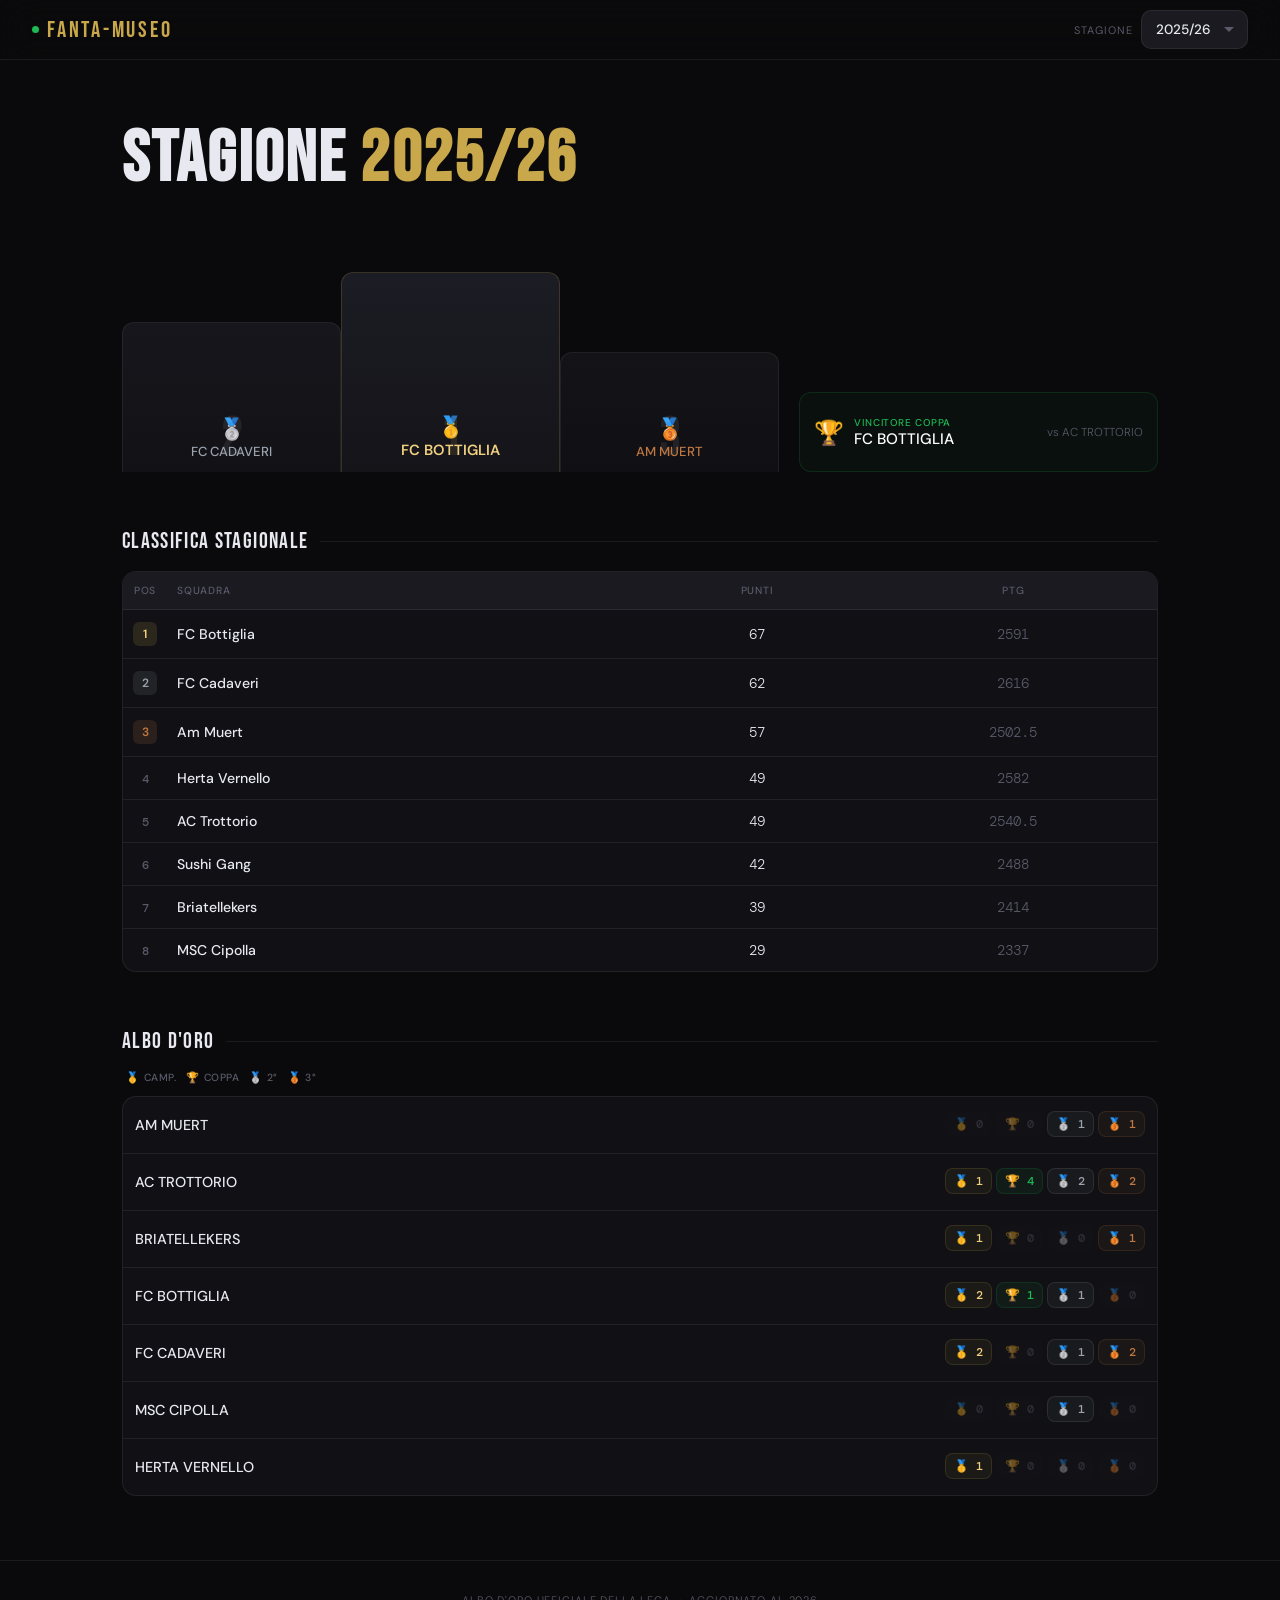
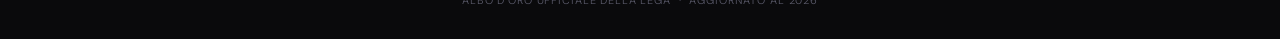
<file: index.html>
<!DOCTYPE html>
<html lang="it">
<head>
    <meta charset="UTF-8">
    <meta name="viewport" content="width=device-width, initial-scale=1.0">
    <title>Fanta-Museo</title>
    <link rel="preconnect" href="https://fonts.googleapis.com">
    <link href="https://fonts.googleapis.com/css2?family=Bebas+Neue&family=DM+Sans:wght@300;400;500&family=DM+Mono:wght@400;500&display=swap" rel="stylesheet">
    <link rel="stylesheet" href="style.css">
</head>
<body>

<nav>
    <div class="logo">
        <span class="logo-dot"></span>
        Fanta-Museo
    </div>
    <div class="nav-right">
        <span class="season-label">Stagione</span>
        <select id="selettore-stagione">
            <option value="attuale">2025/26</option>
            <option value="2024_25">2024/25</option>
            <option value="2023_24">2023/24</option>
        </select>
    </div>
</nav>

<div class="hero">
    <h1 class="season-title" id="titolo-stagione">Caricamento...</h1>
</div>

<div class="podium-container">
    <div class="podium-campionato">
        <div class="podium-step p2">
            <div class="podium-number">2</div>
            <div class="podium-medal">🥈</div>
            <div class="podium-team" id="podio-2">—</div>
        </div>
        <div class="podium-step p1">
            <div class="podium-number">1</div>
            <div class="podium-medal">🥇</div>
            <div class="podium-team" id="podio-1">—</div>
        </div>
        <div class="podium-step p3">
            <div class="podium-number">3</div>
            <div class="podium-medal">🥉</div>
            <div class="podium-team" id="podio-3">—</div>
        </div>
    </div>

    <div class="podium-coppa-card">
        <div class="coppa-left">
            <div class="coppa-icon">🏆</div>
            <div class="coppa-details">
                <div class="coppa-title">Vincitore Coppa</div>
                <div class="coppa-winner" id="podio-coppa">—</div>
            </div>
        </div>
        <div class="coppa-loser" id="podio-coppa-secondo">vs —</div>
    </div>
</div>

<div class="section">
    <div class="section-header">
        <div class="section-title">Classifica Stagionale</div>
        <div class="section-line"></div>
    </div>
    <div class="table-wrap">
        <table>
            <thead>
                <tr>
                    <th class="num">Pos</th>
                    <th>Squadra</th>
                    <th class="num">Punti</th>
                    <th class="num">Ptg</th>
                </tr>
            </thead>
            <tbody id="tabella-stagione"></tbody>
        </table>
    </div>
</div>

<div class="section">
    <div class="section-header">
        <div class="section-title">Albo d'Oro</div>
        <div class="section-line"></div>
    </div>
    <div class="albo-legend">
        <span class="legend-item"><span style="color:var(--gold-light)">🥇</span> Camp.</span>
        <span class="legend-item"><span style="color:var(--green)">🏆</span> Coppa</span>
        <span class="legend-item"><span style="color:var(--silver)">🥈</span> 2°</span>
        <span class="legend-item"><span style="color:var(--bronze)">🥉</span> 3°</span>
    </div>
    <div class="table-wrap">
        <div class="albo-list">
            <div class="albo-row">
                <span class="albo-squadra">AM MUERT</span>
                <div class="albo-trofei">
                    <span class="trofeo-pill camp zero">🥇 0</span>
                    <span class="trofeo-pill coppa zero">🏆 0</span>
                    <span class="trofeo-pill sec">🥈 1</span>
                    <span class="trofeo-pill ter">🥉 1</span>
                </div>
            </div>
            <div class="albo-row">
                <span class="albo-squadra">AC TROTTORIO</span>
                <div class="albo-trofei">
                    <span class="trofeo-pill camp">🥇 1</span>
                    <span class="trofeo-pill coppa">🏆 4</span>
                    <span class="trofeo-pill sec">🥈 2</span>
                    <span class="trofeo-pill ter">🥉 2</span>
                </div>
            </div>
            <div class="albo-row">
                <span class="albo-squadra">BRIATELLEKERS</span>
                <div class="albo-trofei">
                    <span class="trofeo-pill camp">🥇 1</span>
                    <span class="trofeo-pill coppa zero">🏆 0</span>
                    <span class="trofeo-pill sec zero">🥈 0</span>
                    <span class="trofeo-pill ter">🥉 1</span>
                </div>
            </div>
            <div class="albo-row">
                <span class="albo-squadra">FC BOTTIGLIA</span>
                <div class="albo-trofei">
                    <span class="trofeo-pill camp">🥇 2</span>
                    <span class="trofeo-pill coppa">🏆 1</span>
                    <span class="trofeo-pill sec">🥈 1</span>
                    <span class="trofeo-pill ter zero">🥉 0</span>
                </div>
            </div>
            <div class="albo-row">
                <span class="albo-squadra">FC CADAVERI</span>
                <div class="albo-trofei">
                    <span class="trofeo-pill camp">🥇 2</span>
                    <span class="trofeo-pill coppa zero">🏆 0</span>
                    <span class="trofeo-pill sec">🥈 1</span>
                    <span class="trofeo-pill ter">🥉 2</span>
                </div>
            </div>
            <div class="albo-row">
                <span class="albo-squadra">MSC CIPOLLA</span>
                <div class="albo-trofei">
                    <span class="trofeo-pill camp zero">🥇 0</span>
                    <span class="trofeo-pill coppa zero">🏆 0</span>
                    <span class="trofeo-pill sec">🥈 1</span>
                    <span class="trofeo-pill ter zero">🥉 0</span>
                </div>
            </div>
            <div class="albo-row">
                <span class="albo-squadra">HERTA VERNELLO</span>
                <div class="albo-trofei">
                    <span class="trofeo-pill camp">🥇 1</span>
                    <span class="trofeo-pill coppa zero">🏆 0</span>
                    <span class="trofeo-pill sec zero">🥈 0</span>
                    <span class="trofeo-pill ter zero">🥉 0</span>
                </div>
            </div>
        </div>
    </div>
</div>

<footer>Albo d'Oro Ufficiale della Lega &nbsp;·&nbsp; Aggiornato al 2026</footer>

<script src="app.js"></script>
</body>
</html>
</file>
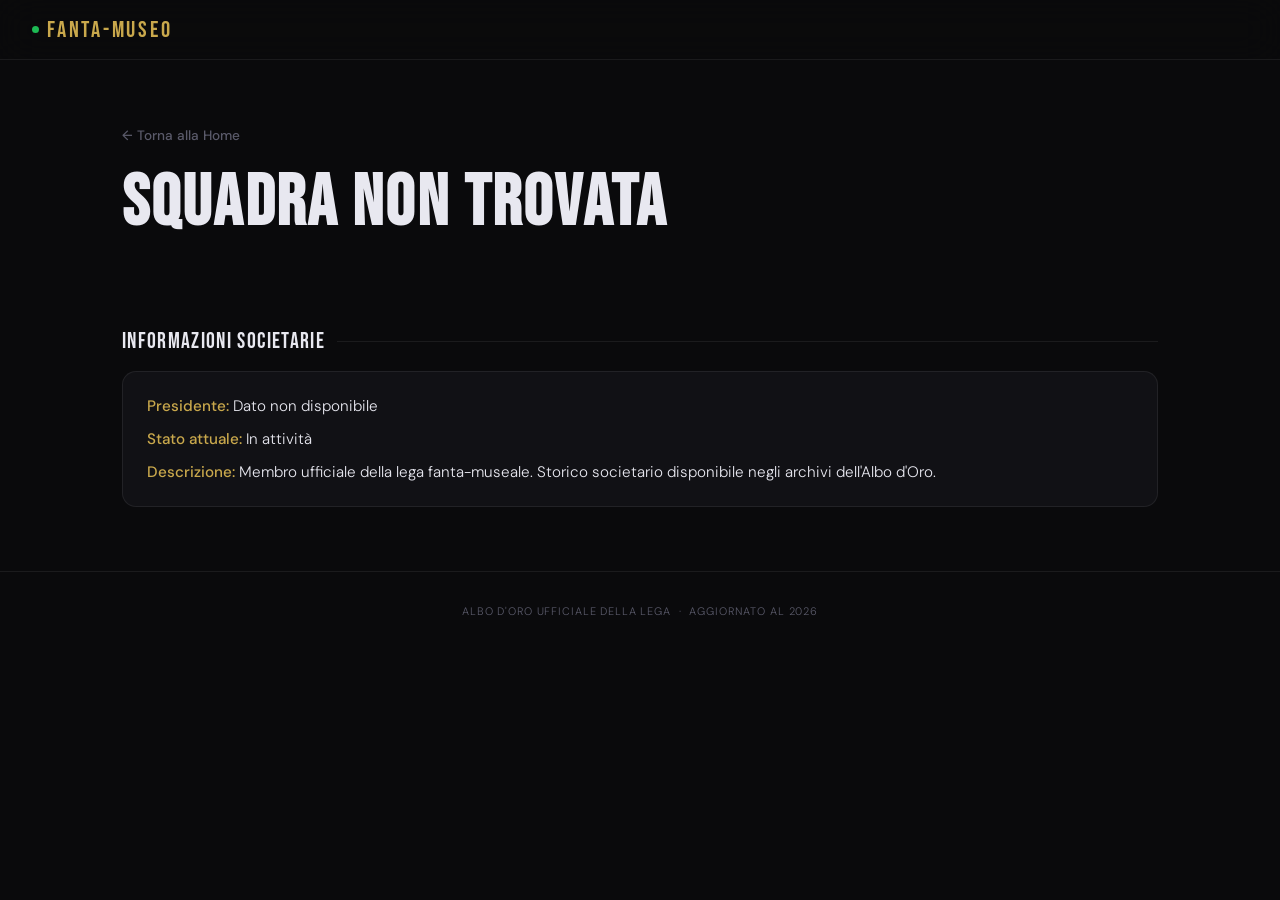
<file: squadra.html>
<!DOCTYPE html>
<html lang="it">
<head>
    <meta charset="UTF-8">
    <meta name="viewport" content="width=device-width, initial-scale=1.0">
    <title>Scheda Squadra - Fanta-Museo</title>
    <link rel="preconnect" href="https://fonts.googleapis.com">
    <link href="https://fonts.googleapis.com/css2?family=Bebas+Neue&family=DM+Sans:wght@300;400;500&display=swap" rel="stylesheet">
    <link rel="stylesheet" href="style.css">
</head>
<body>

<nav>
    <div class="logo">
        <span class="logo-dot"></span>
        Fanta-Museo
    </div>
</nav>

<div class="hero">
    <a href="index.html" class="btn-back">← Torna alla Home</a>
    <h1 class="season-title" id="nome-squadra">Caricamento...</h1>
</div>

<div class="section">
    <div class="section-header">
        <div class="section-title">Informazioni Societarie</div>
        <div class="section-line"></div>
    </div>
    
    <div class="info-squadra-box">
        <p><strong>Presidente:</strong> <span id="info-presidente">Dato non disponibile</span></p>
        <p><strong>Stato attuale:</strong> In attività</p>
        <p><strong>Descrizione:</strong> Membro ufficiale della lega fanta-museale. Storico societario disponibile negli archivi dell'Albo d'Oro.</p>
    </div>
</div>

<footer>Albo d'Oro Ufficiale della Lega &nbsp;·&nbsp; Aggiornato al 2026</footer>

<script>
    // Database dei presidenti associati alle squadre
    const fantaAllenatori = {
        "FC Bottiglia": "Alessandro B.",
        "FC Cadaveri": "Giacomo C.",
        "Am Muert": "Donato M.",
        "Herta Vernello": "Francesco V.",
        "AC Trottorio": "Luca T.",
        "Sushi Gang": "Yuri S.",
        "Briatellekers": "Michele B.",
        "MSC Cipolla": "Stefano C."
    };

    document.addEventListener('DOMContentLoaded', () => {
        // Estrae il nome dall'URL (?nome=...)
        const params = new URLSearchParams(window.location.search);
        const nomeSquadra = params.get('nome');

        if (nomeSquadra) {
            document.getElementById('nome-squadra').innerText = nomeSquadra;
            document.title = `${nomeSquadra} - Fanta-Museo`;

            // Controlla se il nome inserito (esatto o con maiuscole/minuscole diverse) esiste nel database
            const chiavi = Object.keys(fantaAllenatori);
            const chiaveTrovata = chiavi.find(k => k.toLowerCase() === nomeSquadra.toLowerCase());

            if (chiaveTrovata) {
                document.getElementById('info-presidente').innerText = fantaAllenatori[chiaveTrovata];
            }
        } else {
            document.getElementById('nome-squadra').innerText = "Squadra Non Trovata";
        }
    });
</script>
</body>
</html>
</file>
<file: style.css>
*, *::before, *::after { box-sizing: border-box; margin: 0; padding: 0; }

:root {
    --gold: #C9A84C;
    --gold-light: #F0D080;
    --gold-dim: #6b5520;
    --green: #1DB954;
    --silver: #9BA3AF;
    --bronze: #C07840;
    --bg: #0A0A0C;
    --bg2: #111115;
    --bg3: #1A1A20;
    --border: rgba(255,255,255,0.07);
    --text: #E8E8F0;
    --muted: #5A5A6A;
}

body {
    background: var(--bg);
    color: var(--text);
    font-family: 'DM Sans', sans-serif;
    font-weight: 300;
    min-height: 100vh;
    overflow-x: hidden;
    -webkit-tap-highlight-color: transparent;
}

/* NAV */
nav {
    position: sticky;
    top: 0;
    z-index: 100;
    background: rgba(10,10,12,0.9);
    backdrop-filter: blur(20px);
    -webkit-backdrop-filter: blur(20px);
    border-bottom: 1px solid var(--border);
    padding: 0 1rem;
    height: 60px;
    display: flex;
    align-items: center;
    justify-content: space-between;
    gap: 12px;
}

.logo {
    font-family: 'Bebas Neue', sans-serif;
    font-size: 1.45rem;
    letter-spacing: 0.12em;
    color: var(--gold);
    display: flex;
    align-items: center;
    gap: 8px;
    flex-shrink: 0;
}

.logo-dot {
    width: 7px; height: 7px;
    border-radius: 50%;
    background: var(--green);
    animation: pulse 2s ease-in-out infinite;
}

@keyframes pulse {
    0%,100% { opacity:1; transform:scale(1); }
    50% { opacity:0.4; transform:scale(0.75); }
}

.nav-right { display: flex; align-items: center; gap: 8px; min-width: 0; }

.season-label {
    font-size: 0.68rem;
    letter-spacing: 0.09em;
    text-transform: uppercase;
    color: var(--muted);
    font-weight: 400;
    white-space: nowrap;
    display: none;
}

select#selettore-stagione {
    appearance: none;
    -webkit-appearance: none;
    background: var(--bg3);
    border: 1px solid var(--border);
    color: var(--text);
    padding: 10px 36px 10px 14px;
    border-radius: 10px;
    font-family: 'DM Sans', sans-serif;
    font-size: 0.85rem;
    font-weight: 500;
    cursor: pointer;
    min-width: 0;
    max-width: 180px;
    background-image: url("data:image/svg+xml,%3Csvg xmlns='http://www.w3.org/2000/svg' width='12' height='12' viewBox='0 0 12 12'%3E%3Cpath fill='%235A5A6A' d='M6 8L1 3h10z'/%3E%3C/svg%3E");
    background-repeat: no-repeat;
    background-position: right 12px center;
    transition: all 0.2s;
}

select#selettore-stagione:focus { outline: none; border-color: var(--gold); }

/* HERO */
.hero {
    padding: 2rem 1rem 0.5rem;
    max-width: 1100px;
    margin: 0 auto;
}

.season-title {
    font-family: 'Bebas Neue', sans-serif;
    font-size: clamp(2.4rem, 10vw, 4.5rem);
    letter-spacing: 0.03em;
    line-height: 1;
    color: var(--text);
}

.season-title span { color: var(--gold); }

/* PODIO GRAFICO */
.podium-container {
    max-width: 600px;
    margin: 1.5rem auto 0;
    padding: 0 1rem;
    display: flex;
    flex-direction: column;
    gap: 12px;
}

.podium-campionato {
    display: flex;
    align-items: flex-end;
    justify-content: center;
    height: 180px;
    position: relative;
    padding-top: 20px;
}

.podium-step {
    flex: 1;
    display: flex;
    flex-direction: column;
    align-items: center;
    justify-content: flex-end;
    text-align: center;
    border-top-left-radius: 12px;
    border-top-right-radius: 12px;
    border: 1px solid var(--border);
    border-bottom: none;
    padding: 12px 6px;
    position: relative;
    min-width: 0;
}

.podium-step.p2 { height: 75%; background: linear-gradient(to top, #121216, #16161c); z-index: 2; }
.podium-step.p1 { height: 100%; background: linear-gradient(to top, #141419, #1c1c24); z-index: 3; border-color: rgba(201,168,76,0.2); }
.podium-step.p3 { height: 60%; background: linear-gradient(to top, #101014, #141418); z-index: 1; }

.podium-number {
    font-family: 'Bebas Neue', sans-serif;
    font-size: 3.5rem;
    line-height: 1;
    opacity: 0.08;
    position: absolute;
    bottom: 5px;
    left: 50%;
    transform: translateX(-50%);
    pointer-events: none;
}
.p1 .podium-number { color: var(--gold); opacity: 0.12; }

.podium-medal { font-size: 1.3rem; margin-bottom: 2px; }

.podium-team {
    font-weight: 500;
    font-size: 0.82rem;
    line-height: 1.2;
    width: 100%;
    white-space: nowrap;
    overflow: hidden;
    text-overflow: ellipsis;
    z-index: 2;
}
.p1 .podium-team { color: var(--gold-light); font-size: 0.92rem; font-weight: 600; }
.p2 .podium-team { color: var(--silver); }
.p3 .podium-team { color: var(--bronze); }

.podium-coppa-card {
    background: rgba(29,185,84,0.04);
    border: 1px solid rgba(29,185,84,0.15);
    border-radius: 12px;
    padding: 10px 14px;
    display: flex;
    align-items: center;
    justify-content: space-between;
    gap: 12px;
}

.coppa-left { display: flex; align-items: center; gap: 10px; min-width: 0; }
.coppa-icon { font-size: 1.5rem; }
.coppa-details { min-width: 0; }
.coppa-title { font-size: 0.62rem; font-weight: 500; color: var(--green); letter-spacing: 0.08em; text-transform: uppercase; }
.coppa-winner { font-weight: 500; font-size: 0.95rem; color: #fff; white-space: nowrap; overflow: hidden; text-overflow: ellipsis; }

.coppa-loser {
    font-size: 0.72rem;
    color: var(--muted);
    text-align: right;
    white-space: nowrap;
    overflow: hidden;
    text-overflow: ellipsis;
    max-width: 40%;
}

/* SEZIONI */
.section {
    max-width: 1100px;
    margin: 2.5rem auto 0;
    padding: 0 1rem;
}

.section-header {
    display: flex;
    align-items: center;
    gap: 12px;
    margin-bottom: 1rem;
}

.section-title {
    font-family: 'Bebas Neue', sans-serif;
    font-size: 1.4rem;
    letter-spacing: 0.06em;
    color: var(--text);
    white-space: nowrap;
}

.section-line { flex: 1; height: 1px; background: var(--border); }

/* TABELLE */
.table-wrap {
    border: 1px solid var(--border);
    border-radius: 14px;
    overflow: hidden;
    background: var(--bg2);
}

table { width: 100%; border-collapse: collapse; }

thead th {
    background: var(--bg3);
    padding: 12px 10px;
    font-size: 0.65rem;
    letter-spacing: 0.08em;
    text-transform: uppercase;
    color: var(--muted);
    font-weight: 500;
    text-align: left;
}

thead th.num { text-align: center; }

tbody tr { border-top: 1px solid var(--border); }
tbody td { padding: 12px 10px; font-size: 0.88rem; }

.td-pos  { text-align: center; width: 40px; }
.td-squadra { font-weight: 500; max-width: 130px; overflow: hidden; text-overflow: ellipsis; white-space: nowrap; }
.td-num {
    text-align: center;
    font-family: 'DM Mono', monospace;
    font-size: 0.85rem;
    color: var(--text);
}
tr td:last-child { color: var(--muted); }

.badge-pos {
    display: inline-flex;
    align-items: center;
    justify-content: center;
    width: 24px; height: 24px;
    border-radius: 6px;
    font-weight: 600;
    font-size: 0.75rem;
}

.badge-1 { background: rgba(201,168,76,0.15); color: var(--gold-light); }
.badge-2 { background: rgba(155,163,175,0.12); color: var(--silver); }
.badge-3 { background: rgba(192,120,64,0.15); color: var(--bronze); }

/* ALBO D'ORO */
.albo-list { display: flex; flex-direction: column; }

.albo-row {
    display: flex;
    align-items: center;
    justify-content: space-between;
    padding: 14px 12px;
    border-top: 1px solid var(--border);
    gap: 12px;
}

.albo-row:first-child { border-top: none; }

.albo-squadra {
    font-weight: 500;
    font-size: 0.9rem;
    min-width: 0;
    white-space: nowrap;
    overflow: hidden;
    text-overflow: ellipsis;
    flex: 1;
}

.albo-trofei {
    display: flex;
    gap: 4px;
    flex-shrink: 0;
    overflow-x: auto;
    padding-bottom: 2px;
}

.trofeo-pill {
    display: flex;
    align-items: center;
    gap: 4px;
    padding: 4px 8px;
    border-radius: 8px;
    font-family: 'DM Mono', monospace;
    font-size: 0.75rem;
    font-weight: 500;
    border: 1px solid transparent;
    white-space: nowrap;
}

.trofeo-pill.camp  { color: var(--gold-light); border-color: rgba(201,168,76,0.15); background: rgba(201,168,76,0.06); }
.trofeo-pill.coppa { color: var(--green);      border-color: rgba(29,185,84,0.15);  background: rgba(29,185,84,0.06); }
.trofeo-pill.sec   { color: var(--silver);     border-color: rgba(155,163,175,0.15);background: rgba(155,163,175,0.06); }
.trofeo-pill.ter   { color: var(--bronze);     border-color: rgba(192,120,64,0.15); background: rgba(192,120,64,0.06); }
.trofeo-pill.zero  { color: var(--muted); border-color: transparent; background: rgba(255,255,255,0.01); opacity: 0.4; }

.albo-legend {
    display: flex;
    gap: 10px;
    flex-wrap: wrap;
    margin-bottom: 12px;
    padding: 0 4px;
}

.legend-item {
    display: flex;
    align-items: center;
    gap: 4px;
    font-size: 0.65rem;
    color: var(--muted);
    letter-spacing: 0.05em;
    text-transform: uppercase;
    font-weight: 500;
}

/* PAGINA DETTAGLIO SQUADRA */
.team-link {
    color: var(--text);
    text-decoration: none;
    font-weight: 500;
    transition: color 0.2s;
    display: block;
}
.team-link:hover { color: var(--gold-light); }

.btn-back {
    display: inline-flex;
    align-items: center;
    gap: 8px;
    color: var(--muted);
    text-decoration: none;
    font-size: 0.85rem;
    font-weight: 500;
    margin-bottom: 1.5rem;
    transition: color 0.2s;
}
.btn-back:hover { color: var(--text); }

.info-squadra-box {
    background: var(--bg2);
    border: 1px solid var(--border);
    border-radius: 14px;
    padding: 1.5rem;
    margin-top: 1rem;
}
.info-squadra-box p {
    margin-bottom: 0.8rem;
    font-size: 0.95rem;
    color: var(--text);
}
.info-squadra-box p:last-child { margin-bottom: 0; }
.info-squadra-box strong { color: var(--gold); font-weight: 500; }

/* FOOTER */
footer {
    margin-top: 4rem;
    border-top: 1px solid var(--border);
    padding: 2rem 1rem;
    text-align: center;
    font-size: 0.68rem;
    letter-spacing: 0.08em;
    text-transform: uppercase;
    color: var(--muted);
}

/* MEDIA QUERIES DESKTOP */
@media (min-width: 600px) {
    nav { padding: 0 1.5rem; }
    .season-label { display: block; }
    .hero { padding: 3rem 1.5rem 1.5rem; }
    .podium-container { max-width: 1100px; padding: 0 1.5rem; flex-direction: row; align-items: flex-end; gap: 20px; }
    .podium-campionato { flex: 2; height: 220px; }
    .podium-coppa-card { flex: 1; height: 80px; margin-bottom: 0; }
    .section { padding: 0 1.5rem; }
    select#selettore-stagione { max-width: 220px; }
    .td-squadra { max-width: none; }
}

@media (min-width: 900px) {
    nav { padding: 0 2rem; }
    .hero { padding: 4rem 2rem 2rem; }
    .podium-container { padding: 0 2rem; }
    .section { padding: 0 2rem; margin-top: 3.5rem; }
}

.fade { animation: fadeIn 0.25s ease; }
@keyframes fadeIn { from { opacity:0; transform:translateY(3px); } to { opacity:1; transform:translateY(0); } }
</file>
